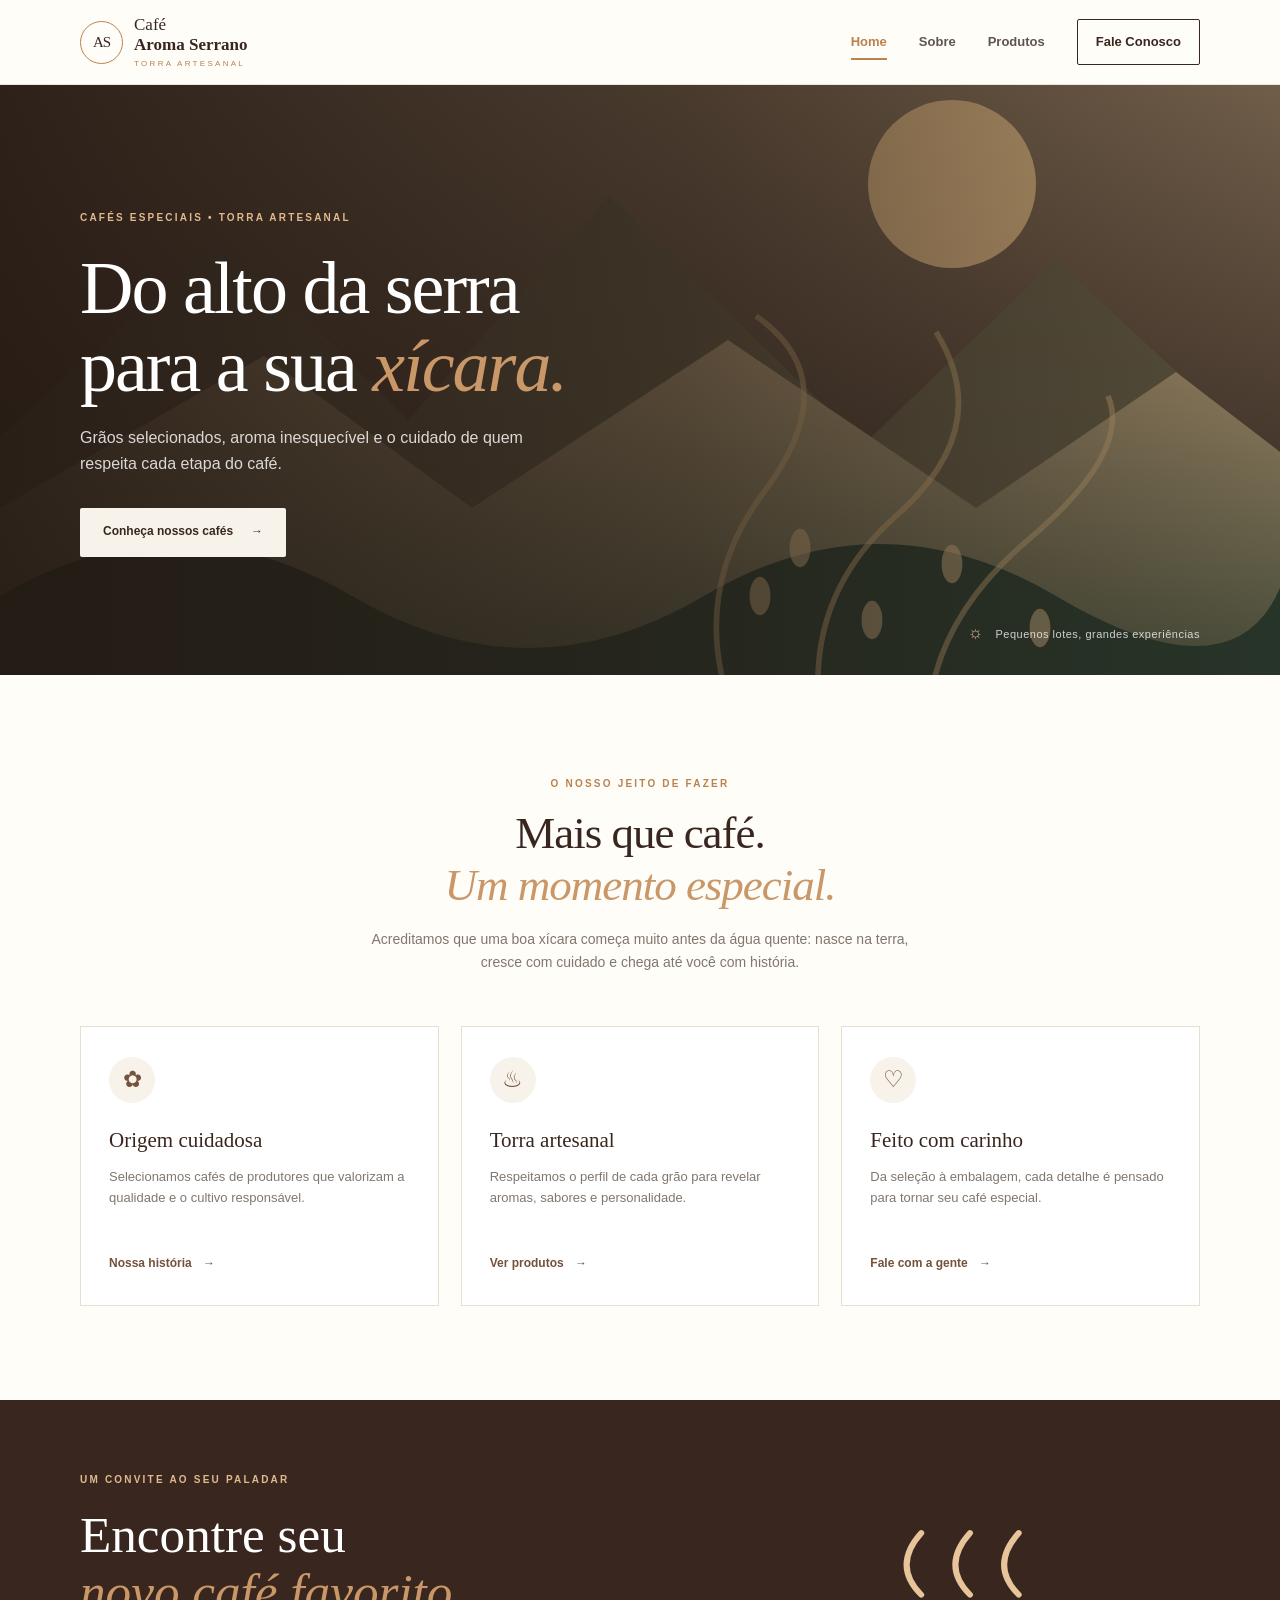
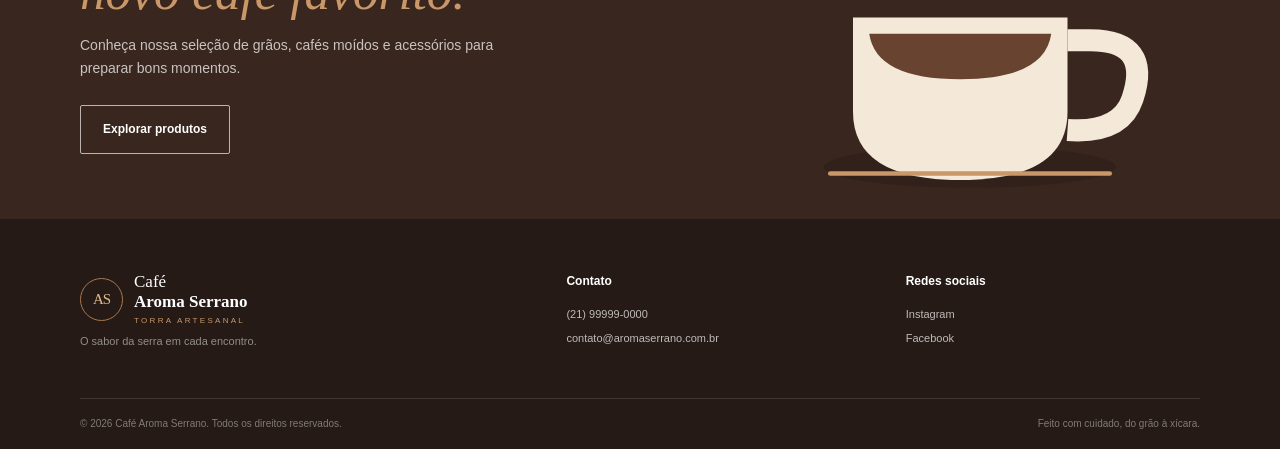
<file: index.html>
<!DOCTYPE html>
<html lang="pt-BR">
<head>
    <meta charset="UTF-8">
    <meta name="viewport" content="width=device-width, initial-scale=1.0">
    <meta name="description" content="Café Aroma Serrano: cafés especiais, selecionados com cuidado direto das montanhas.">
    <title>Café Aroma Serrano | Do alto da serra para sua xícara</title>
    <link rel="stylesheet" href="css/style.css">
    <script src="js/script.js" defer></script>
</head>
<body>
    <header class="site-header">
        <nav class="navbar container" aria-label="Navegação principal">
            <a class="brand" href="index.html" aria-label="Café Aroma Serrano - página inicial">
                <span class="brand-mark">AS</span>
                <span class="brand-name">Café <strong>Aroma Serrano</strong><small>TORRA ARTESANAL</small></span>
            </a>
            <button class="menu-toggle" type="button" aria-label="Abrir menu" aria-expanded="false" aria-controls="menu-principal">
                <span></span><span></span><span></span>
            </button>
            <ul class="nav-links" id="menu-principal">
                <li><a href="index.html">Home</a></li>
                <li><a href="sobre.html">Sobre</a></li>
                <li><a href="produtos.html">Produtos</a></li>
                <li><a href="contato.html" class="nav-cta">Fale Conosco</a></li>
            </ul>
        </nav>
    </header>

    <main>
        <section class="hero">
            <div class="hero-overlay"></div>
            <div class="container hero-content">
                <span class="eyebrow eyebrow-light">CAFÉS ESPECIAIS • TORRA ARTESANAL</span>
                <h1>Do alto da serra<br>para a sua <em>xícara.</em></h1>
                <p>Grãos selecionados, aroma inesquecível e o cuidado de quem respeita cada etapa do café.</p>
                <a class="button button-light" href="produtos.html">Conheça nossos cafés <span aria-hidden="true">→</span></a>
            </div>
            <div class="hero-note"><span>☼</span> Pequenos lotes, grandes experiências</div>
        </section>

        <section class="section container intro-section">
            <div class="section-heading centered">
                <span class="eyebrow">O NOSSO JEITO DE FAZER</span>
                <h2>Mais que café.<br><em>Um momento especial.</em></h2>
                <p>Acreditamos que uma boa xícara começa muito antes da água quente: nasce na terra, cresce com cuidado e chega até você com história.</p>
            </div>
            <div class="feature-grid">
                <article class="feature-card">
                    <div class="feature-icon" aria-hidden="true">✿</div>
                    <h3>Origem cuidadosa</h3>
                    <p>Selecionamos cafés de produtores que valorizam a qualidade e o cultivo responsável.</p>
                    <a class="text-link" href="sobre.html">Nossa história <span>→</span></a>
                </article>
                <article class="feature-card">
                    <div class="feature-icon" aria-hidden="true">♨</div>
                    <h3>Torra artesanal</h3>
                    <p>Respeitamos o perfil de cada grão para revelar aromas, sabores e personalidade.</p>
                    <a class="text-link" href="produtos.html">Ver produtos <span>→</span></a>
                </article>
                <article class="feature-card">
                    <div class="feature-icon" aria-hidden="true">♡</div>
                    <h3>Feito com carinho</h3>
                    <p>Da seleção à embalagem, cada detalhe é pensado para tornar seu café especial.</p>
                    <a class="text-link" href="contato.html">Fale com a gente <span>→</span></a>
                </article>
            </div>
        </section>

        <section class="home-highlight">
            <div class="container highlight-inner">
                <div>
                    <span class="eyebrow eyebrow-light">UM CONVITE AO SEU PALADAR</span>
                    <h2>Encontre seu<br><em>novo café favorito.</em></h2>
                    <p>Conheça nossa seleção de grãos, cafés moídos e acessórios para preparar bons momentos.</p>
                    <a class="button button-outline-light" href="produtos.html">Explorar produtos</a>
                </div>
                <img src="img/cafe-xicara.svg" alt="Ilustração de uma xícara de café recém-preparado">
            </div>
        </section>
    </main>

    <footer class="site-footer">
        <div class="container footer-grid">
            <div class="footer-brand">
                <a class="brand brand-footer" href="index.html">
                    <span class="brand-mark">AS</span>
                    <span class="brand-name">Café <strong>Aroma Serrano</strong><small>TORRA ARTESANAL</small></span>
                </a>
                <p>O sabor da serra em cada encontro.</p>
            </div>
            <div>
                <h3>Contato</h3>
                <p><a href="tel:+5521999990000">(21) 99999-0000</a></p>
                <p><a href="mailto:contato@aromaserrano.com.br">contato@aromaserrano.com.br</a></p>
            </div>
            <div>
                <h3>Redes sociais</h3>
                <p><a href="https://www.instagram.com/" target="_blank" rel="noopener noreferrer">Instagram</a></p>
                <p><a href="https://www.facebook.com/" target="_blank" rel="noopener noreferrer">Facebook</a></p>
            </div>
        </div>
        <div class="container footer-bottom">
            <span>© <span class="current-year">2026</span> Café Aroma Serrano. Todos os direitos reservados.</span>
            <span>Feito com cuidado, do grão à xícara.</span>
        </div>
    </footer>
</body>
</html>
</file>
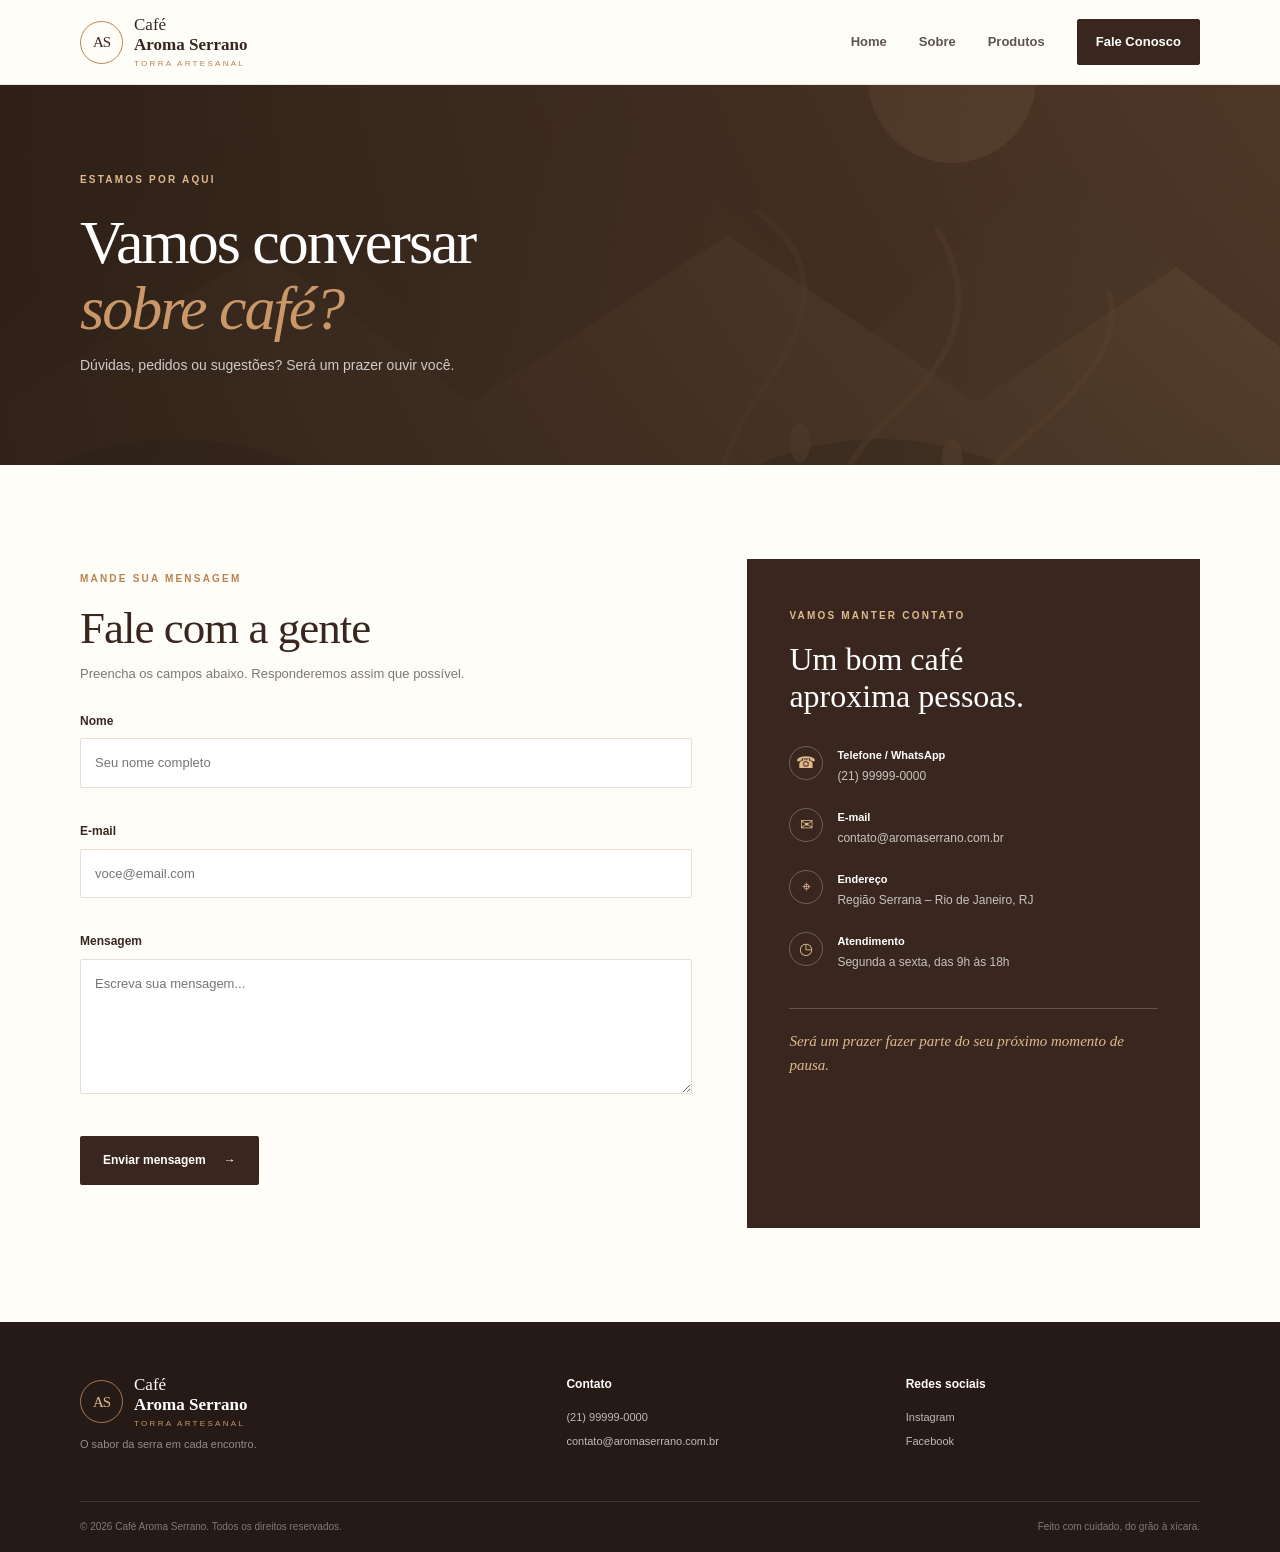
<file: contato.html>
<!DOCTYPE html>
<html lang="pt-BR">
<head>
    <meta charset="UTF-8">
    <meta name="viewport" content="width=device-width, initial-scale=1.0">
    <meta name="description" content="Entre em contato com o Café Aroma Serrano. Estamos prontos para atender você.">
    <title>Fale Conosco | Café Aroma Serrano</title>
    <link rel="stylesheet" href="css/style.css">
    <script src="js/script.js" defer></script>
</head>
<body>
    <header class="site-header">
        <nav class="navbar container" aria-label="Navegação principal">
            <a class="brand" href="index.html" aria-label="Café Aroma Serrano - página inicial">
                <span class="brand-mark">AS</span>
                <span class="brand-name">Café <strong>Aroma Serrano</strong><small>TORRA ARTESANAL</small></span>
            </a>
            <button class="menu-toggle" type="button" aria-label="Abrir menu" aria-expanded="false" aria-controls="menu-principal">
                <span></span><span></span><span></span>
            </button>
            <ul class="nav-links" id="menu-principal">
                <li><a href="index.html">Home</a></li>
                <li><a href="sobre.html">Sobre</a></li>
                <li><a href="produtos.html">Produtos</a></li>
                <li><a href="contato.html" class="nav-cta">Fale Conosco</a></li>
            </ul>
        </nav>
    </header>

    <main>
        <section class="page-banner page-banner-contact">
            <div class="container">
                <span class="eyebrow eyebrow-light">ESTAMOS POR AQUI</span>
                <h1>Vamos conversar<br><em>sobre café?</em></h1>
                <p>Dúvidas, pedidos ou sugestões? Será um prazer ouvir você.</p>
            </div>
        </section>

        <section class="section container contact-layout">
            <div class="contact-form-wrap">
                <span class="eyebrow">MANDE SUA MENSAGEM</span>
                <h2>Fale com a gente</h2>
                <p class="form-intro">Preencha os campos abaixo. Responderemos assim que possível.</p>

                <form id="contact-form" novalidate>
                    <div class="form-field">
                        <label for="nome">Nome</label>
                        <input type="text" id="nome" name="nome" placeholder="Seu nome completo" autocomplete="name" aria-describedby="erro-nome">
                        <small class="field-error" id="erro-nome"></small>
                    </div>
                    <div class="form-field">
                        <label for="email">E-mail</label>
                        <input type="email" id="email" name="email" placeholder="voce@email.com" autocomplete="email" aria-describedby="erro-email">
                        <small class="field-error" id="erro-email"></small>
                    </div>
                    <div class="form-field">
                        <label for="mensagem">Mensagem</label>
                        <textarea id="mensagem" name="mensagem" rows="5" placeholder="Escreva sua mensagem..." aria-describedby="erro-mensagem"></textarea>
                        <small class="field-error" id="erro-mensagem"></small>
                    </div>
                    <button class="button button-primary" type="submit">Enviar mensagem <span aria-hidden="true">→</span></button>
                    <p class="form-feedback" id="form-feedback" role="status" aria-live="polite"></p>
                </form>
            </div>

            <aside class="contact-details">
                <span class="eyebrow eyebrow-light">VAMOS MANTER CONTATO</span>
                <h2>Um bom café<br>aproxima pessoas.</h2>
                <div class="contact-detail">
                    <span class="detail-icon">☎</span>
                    <div><strong>Telefone / WhatsApp</strong><a href="tel:+5521999990000">(21) 99999-0000</a></div>
                </div>
                <div class="contact-detail">
                    <span class="detail-icon">✉</span>
                    <div><strong>E-mail</strong><a href="mailto:contato@aromaserrano.com.br">contato@aromaserrano.com.br</a></div>
                </div>
                <div class="contact-detail">
                    <span class="detail-icon">⌖</span>
                    <div><strong>Endereço</strong><span>Região Serrana – Rio de Janeiro, RJ</span></div>
                </div>
                <div class="contact-detail">
                    <span class="detail-icon">◷</span>
                    <div><strong>Atendimento</strong><span>Segunda a sexta, das 9h às 18h</span></div>
                </div>
                <p class="contact-aside-note">Será um prazer fazer parte do seu próximo momento de pausa.</p>
            </aside>
        </section>
    </main>

    <footer class="site-footer">
        <div class="container footer-grid">
            <div class="footer-brand">
                <a class="brand brand-footer" href="index.html">
                    <span class="brand-mark">AS</span>
                    <span class="brand-name">Café <strong>Aroma Serrano</strong><small>TORRA ARTESANAL</small></span>
                </a>
                <p>O sabor da serra em cada encontro.</p>
            </div>
            <div>
                <h3>Contato</h3>
                <p><a href="tel:+5521999990000">(21) 99999-0000</a></p>
                <p><a href="mailto:contato@aromaserrano.com.br">contato@aromaserrano.com.br</a></p>
            </div>
            <div>
                <h3>Redes sociais</h3>
                <p><a href="https://www.instagram.com/" target="_blank" rel="noopener noreferrer">Instagram</a></p>
                <p><a href="https://www.facebook.com/" target="_blank" rel="noopener noreferrer">Facebook</a></p>
            </div>
        </div>
        <div class="container footer-bottom">
            <span>© <span class="current-year">2026</span> Café Aroma Serrano. Todos os direitos reservados.</span>
            <span>Feito com cuidado, do grão à xícara.</span>
        </div>
    </footer>
</body>
</html>
</file>
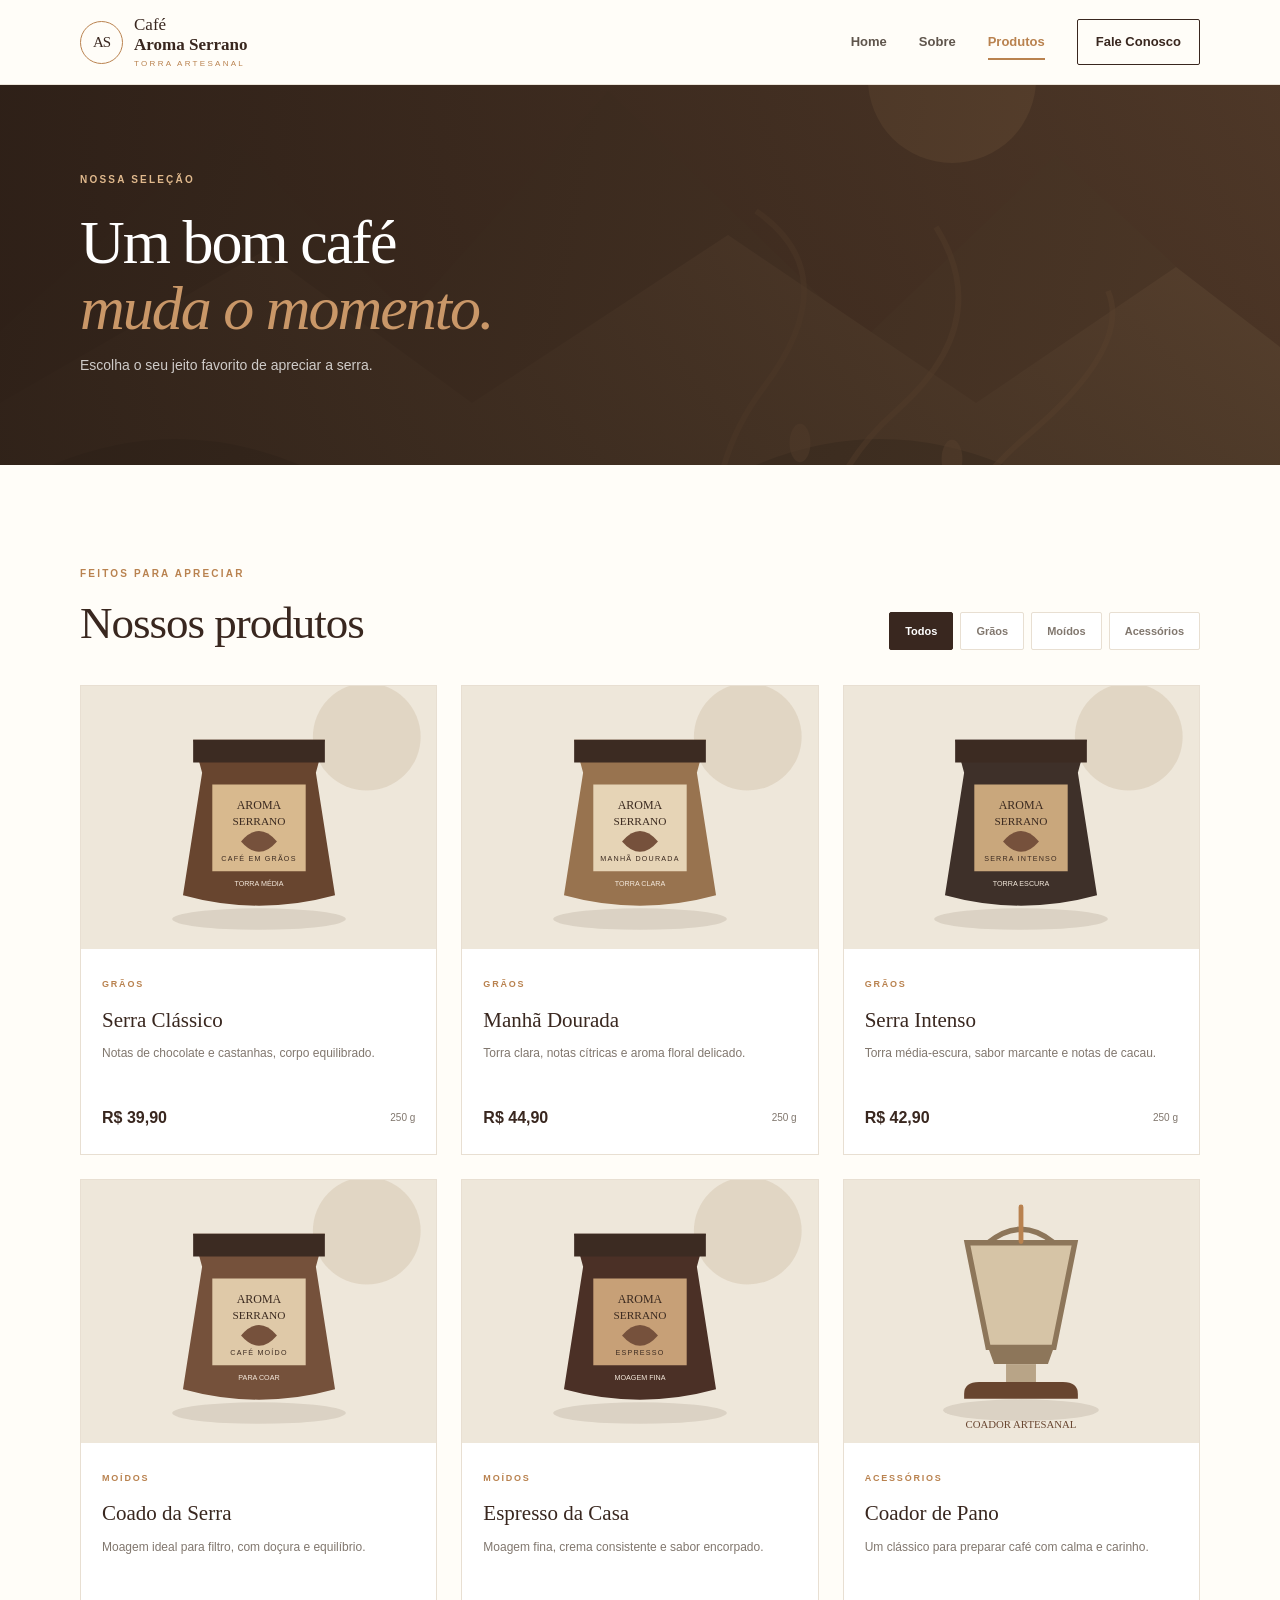
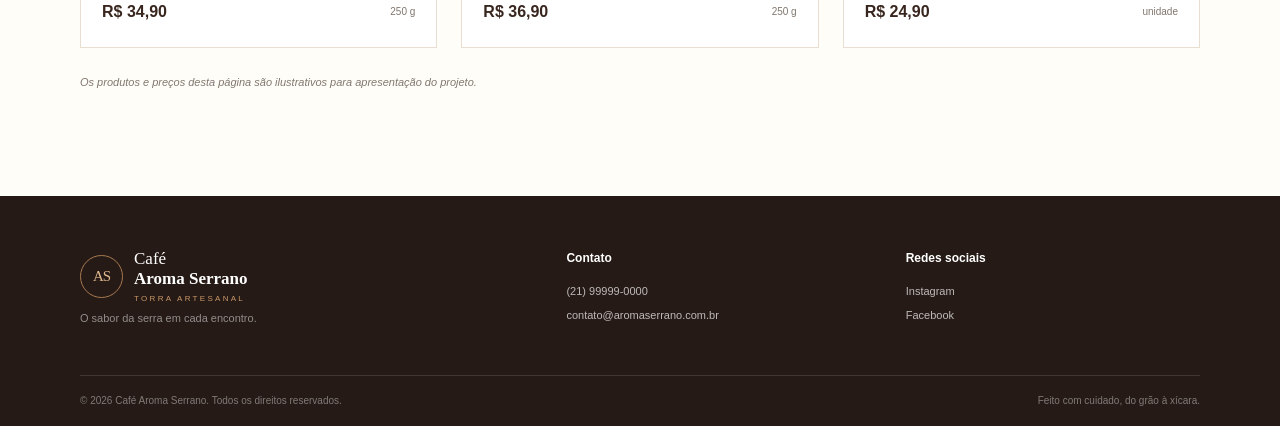
<file: produtos.html>
<!DOCTYPE html>
<html lang="pt-BR">
<head>
    <meta charset="UTF-8">
    <meta name="viewport" content="width=device-width, initial-scale=1.0">
    <meta name="description" content="Conheça os cafés em grãos, moídos e acessórios do Café Aroma Serrano.">
    <title>Produtos | Café Aroma Serrano</title>
    <link rel="stylesheet" href="css/style.css">
    <script src="js/script.js" defer></script>
</head>
<body>
    <header class="site-header">
        <nav class="navbar container" aria-label="Navegação principal">
            <a class="brand" href="index.html" aria-label="Café Aroma Serrano - página inicial">
                <span class="brand-mark">AS</span>
                <span class="brand-name">Café <strong>Aroma Serrano</strong><small>TORRA ARTESANAL</small></span>
            </a>
            <button class="menu-toggle" type="button" aria-label="Abrir menu" aria-expanded="false" aria-controls="menu-principal">
                <span></span><span></span><span></span>
            </button>
            <ul class="nav-links" id="menu-principal">
                <li><a href="index.html">Home</a></li>
                <li><a href="sobre.html">Sobre</a></li>
                <li><a href="produtos.html">Produtos</a></li>
                <li><a href="contato.html" class="nav-cta">Fale Conosco</a></li>
            </ul>
        </nav>
    </header>

    <main>
        <section class="page-banner page-banner-products">
            <div class="container">
                <span class="eyebrow eyebrow-light">NOSSA SELEÇÃO</span>
                <h1>Um bom café<br><em>muda o momento.</em></h1>
                <p>Escolha o seu jeito favorito de apreciar a serra.</p>
            </div>
        </section>

        <section class="section container">
            <div class="products-heading">
                <div>
                    <span class="eyebrow">FEITOS PARA APRECIAR</span>
                    <h2>Nossos produtos</h2>
                </div>
                <div class="filter-group" aria-label="Filtrar produtos por categoria">
                    <button class="filter-button active" type="button" data-filter="todos" aria-pressed="true">Todos</button>
                    <button class="filter-button" type="button" data-filter="graos" aria-pressed="false">Grãos</button>
                    <button class="filter-button" type="button" data-filter="moidos" aria-pressed="false">Moídos</button>
                    <button class="filter-button" type="button" data-filter="acessorios" aria-pressed="false">Acessórios</button>
                </div>
            </div>

            <div class="product-grid">
                <article class="product-card" data-category="graos">
                    <img src="img/produto-graos.svg" alt="Pacote ilustrado de café em grãos">
                    <div class="product-info"><span class="product-category">GRÃOS</span><h3>Serra Clássico</h3><p>Notas de chocolate e castanhas, corpo equilibrado.</p><strong class="price">R$ 39,90 <small>250 g</small></strong></div>
                </article>
                <article class="product-card" data-category="graos">
                    <img src="img/produto-graos-claro.svg" alt="Pacote ilustrado de café em grãos de torra clara">
                    <div class="product-info"><span class="product-category">GRÃOS</span><h3>Manhã Dourada</h3><p>Torra clara, notas cítricas e aroma floral delicado.</p><strong class="price">R$ 44,90 <small>250 g</small></strong></div>
                </article>
                <article class="product-card" data-category="graos">
                    <img src="img/produto-graos-intenso.svg" alt="Pacote ilustrado de café em grãos de torra intensa">
                    <div class="product-info"><span class="product-category">GRÃOS</span><h3>Serra Intenso</h3><p>Torra média-escura, sabor marcante e notas de cacau.</p><strong class="price">R$ 42,90 <small>250 g</small></strong></div>
                </article>
                <article class="product-card" data-category="moidos">
                    <img src="img/produto-moido.svg" alt="Pacote ilustrado de café moído">
                    <div class="product-info"><span class="product-category">MOÍDOS</span><h3>Coado da Serra</h3><p>Moagem ideal para filtro, com doçura e equilíbrio.</p><strong class="price">R$ 34,90 <small>250 g</small></strong></div>
                </article>
                <article class="product-card" data-category="moidos">
                    <img src="img/produto-moido-espresso.svg" alt="Pacote ilustrado de café moído para espresso">
                    <div class="product-info"><span class="product-category">MOÍDOS</span><h3>Espresso da Casa</h3><p>Moagem fina, crema consistente e sabor encorpado.</p><strong class="price">R$ 36,90 <small>250 g</small></strong></div>
                </article>
                <article class="product-card" data-category="acessorios">
                    <img src="img/produto-coador.svg" alt="Ilustração de coador de café reutilizável">
                    <div class="product-info"><span class="product-category">ACESSÓRIOS</span><h3>Coador de Pano</h3><p>Um clássico para preparar café com calma e carinho.</p><strong class="price">R$ 24,90 <small>unidade</small></strong></div>
                </article>
            </div>
            <p class="catalog-note">Os produtos e preços desta página são ilustrativos para apresentação do projeto.</p>
        </section>
    </main>

    <footer class="site-footer">
        <div class="container footer-grid">
            <div class="footer-brand">
                <a class="brand brand-footer" href="index.html">
                    <span class="brand-mark">AS</span>
                    <span class="brand-name">Café <strong>Aroma Serrano</strong><small>TORRA ARTESANAL</small></span>
                </a>
                <p>O sabor da serra em cada encontro.</p>
            </div>
            <div>
                <h3>Contato</h3>
                <p><a href="tel:+5521999990000">(21) 99999-0000</a></p>
                <p><a href="mailto:contato@aromaserrano.com.br">contato@aromaserrano.com.br</a></p>
            </div>
            <div>
                <h3>Redes sociais</h3>
                <p><a href="https://www.instagram.com/" target="_blank" rel="noopener noreferrer">Instagram</a></p>
                <p><a href="https://www.facebook.com/" target="_blank" rel="noopener noreferrer">Facebook</a></p>
            </div>
        </div>
        <div class="container footer-bottom">
            <span>© <span class="current-year">2026</span> Café Aroma Serrano. Todos os direitos reservados.</span>
            <span>Feito com cuidado, do grão à xícara.</span>
        </div>
    </footer>
</body>
</html>
</file>
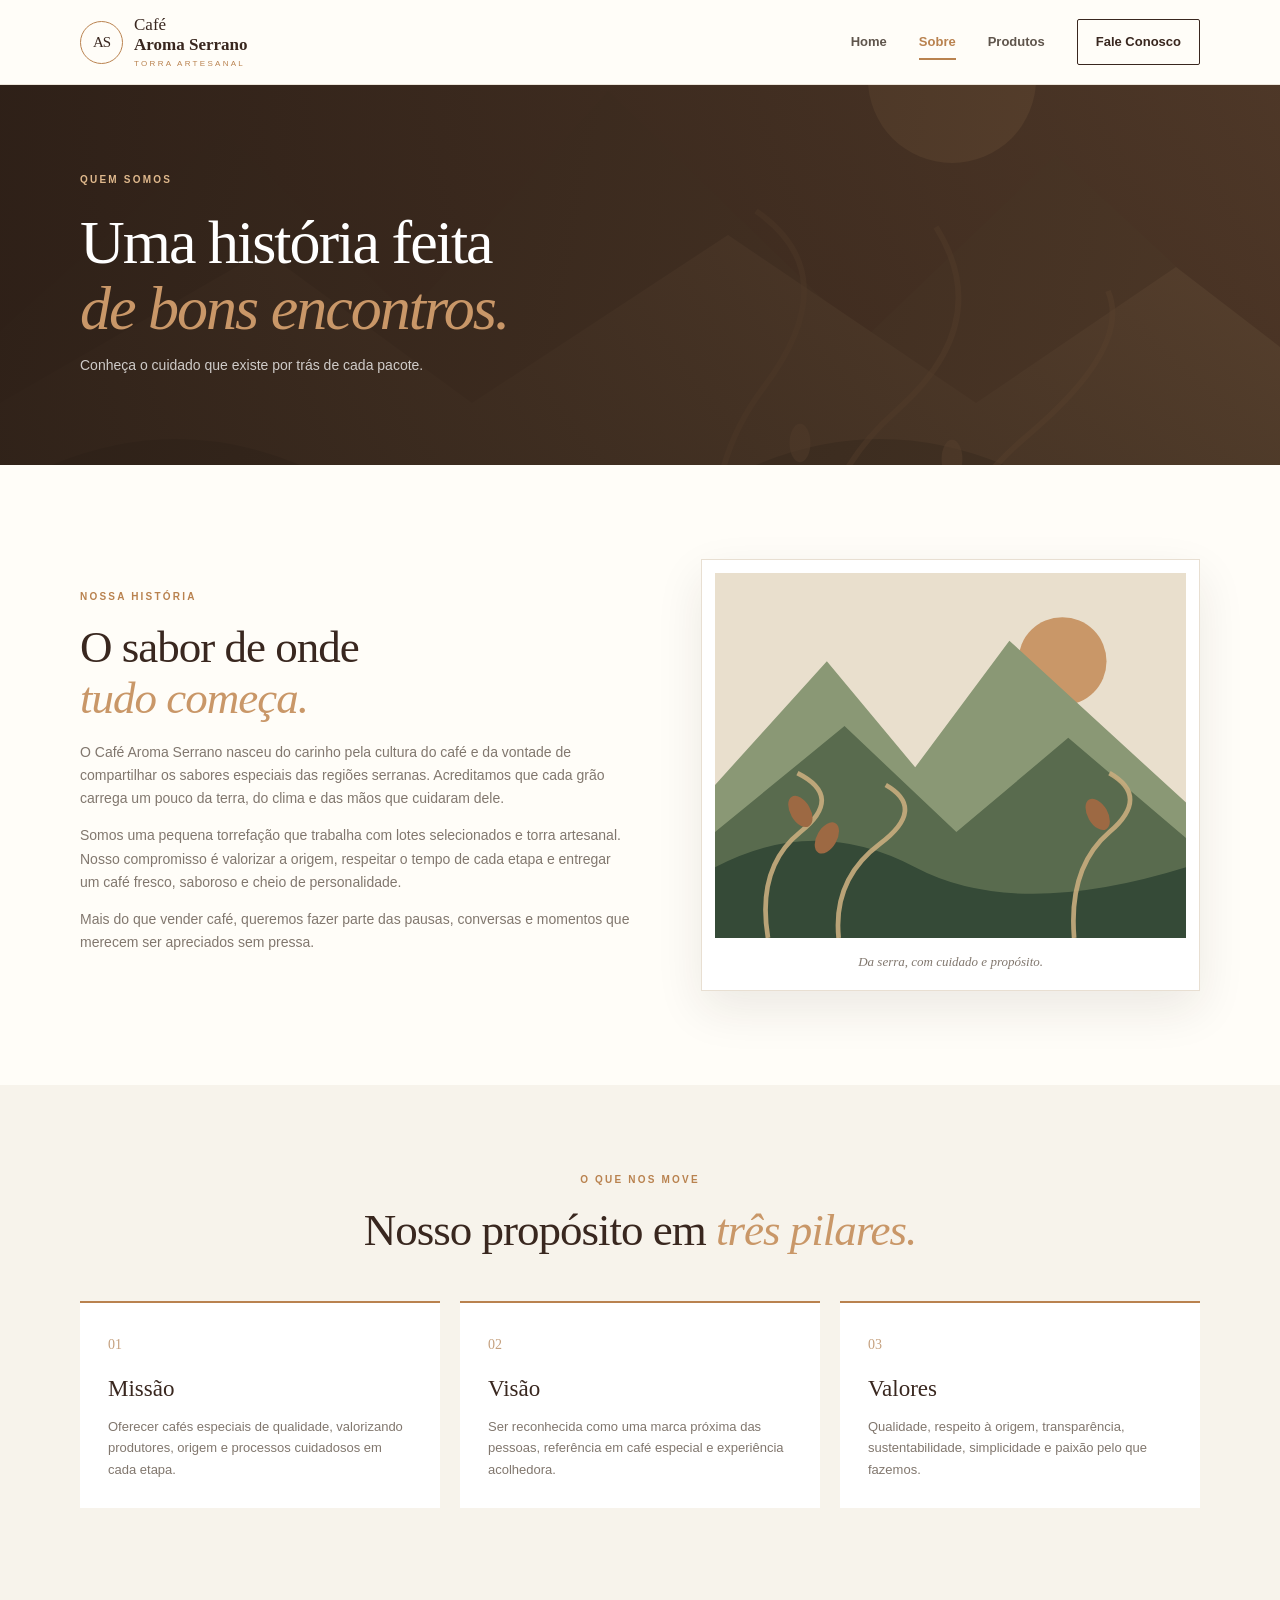
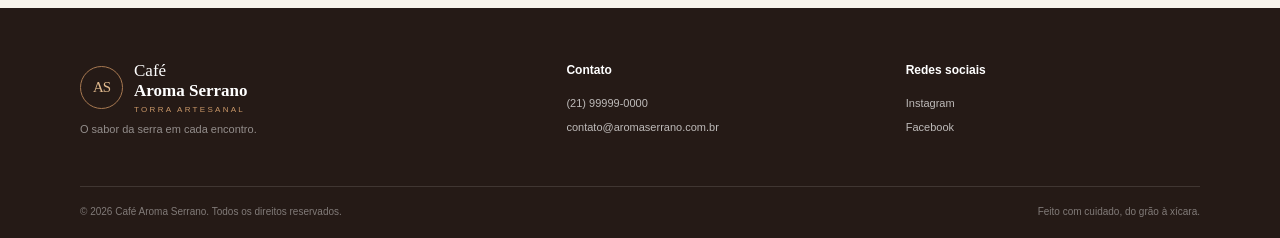
<file: sobre.html>
<!DOCTYPE html>
<html lang="pt-BR">
<head>
    <meta charset="UTF-8">
    <meta name="viewport" content="width=device-width, initial-scale=1.0">
    <meta name="description" content="Conheça a história, a missão e os valores do Café Aroma Serrano.">
    <title>Sobre | Café Aroma Serrano</title>
    <link rel="stylesheet" href="css/style.css">
    <script src="js/script.js" defer></script>
</head>
<body>
    <header class="site-header">
        <nav class="navbar container" aria-label="Navegação principal">
            <a class="brand" href="index.html" aria-label="Café Aroma Serrano - página inicial">
                <span class="brand-mark">AS</span>
                <span class="brand-name">Café <strong>Aroma Serrano</strong><small>TORRA ARTESANAL</small></span>
            </a>
            <button class="menu-toggle" type="button" aria-label="Abrir menu" aria-expanded="false" aria-controls="menu-principal">
                <span></span><span></span><span></span>
            </button>
            <ul class="nav-links" id="menu-principal">
                <li><a href="index.html">Home</a></li>
                <li><a href="sobre.html">Sobre</a></li>
                <li><a href="produtos.html">Produtos</a></li>
                <li><a href="contato.html" class="nav-cta">Fale Conosco</a></li>
            </ul>
        </nav>
    </header>

    <main>
        <section class="page-banner">
            <div class="container">
                <span class="eyebrow eyebrow-light">QUEM SOMOS</span>
                <h1>Uma história feita<br><em>de bons encontros.</em></h1>
                <p>Conheça o cuidado que existe por trás de cada pacote.</p>
            </div>
        </section>

        <section class="section container story-grid">
            <div class="story-copy">
                <span class="eyebrow">NOSSA HISTÓRIA</span>
                <h2>O sabor de onde<br><em>tudo começa.</em></h2>
                <p>O Café Aroma Serrano nasceu do carinho pela cultura do café e da vontade de compartilhar os sabores especiais das regiões serranas. Acreditamos que cada grão carrega um pouco da terra, do clima e das mãos que cuidaram dele.</p>
                <p>Somos uma pequena torrefação que trabalha com lotes selecionados e torra artesanal. Nosso compromisso é valorizar a origem, respeitar o tempo de cada etapa e entregar um café fresco, saboroso e cheio de personalidade.</p>
                <p>Mais do que vender café, queremos fazer parte das pausas, conversas e momentos que merecem ser apreciados sem pressa.</p>
            </div>
            <div class="story-image">
                <img src="img/serra-cafe.svg" alt="Ilustração de montanhas, cafezal e sol nascente">
                <span class="image-caption">Da serra, com cuidado e propósito.</span>
            </div>
        </section>

        <section class="values-section">
            <div class="container">
                <div class="section-heading centered">
                    <span class="eyebrow">O QUE NOS MOVE</span>
                    <h2>Nosso propósito em <em>três pilares.</em></h2>
                </div>
                <div class="values-grid">
                    <article class="value-card">
                        <span class="value-number">01</span>
                        <h3>Missão</h3>
                        <p>Oferecer cafés especiais de qualidade, valorizando produtores, origem e processos cuidadosos em cada etapa.</p>
                    </article>
                    <article class="value-card">
                        <span class="value-number">02</span>
                        <h3>Visão</h3>
                        <p>Ser reconhecida como uma marca próxima das pessoas, referência em café especial e experiência acolhedora.</p>
                    </article>
                    <article class="value-card">
                        <span class="value-number">03</span>
                        <h3>Valores</h3>
                        <p>Qualidade, respeito à origem, transparência, sustentabilidade, simplicidade e paixão pelo que fazemos.</p>
                    </article>
                </div>
            </div>
        </section>
    </main>

    <footer class="site-footer">
        <div class="container footer-grid">
            <div class="footer-brand">
                <a class="brand brand-footer" href="index.html">
                    <span class="brand-mark">AS</span>
                    <span class="brand-name">Café <strong>Aroma Serrano</strong><small>TORRA ARTESANAL</small></span>
                </a>
                <p>O sabor da serra em cada encontro.</p>
            </div>
            <div>
                <h3>Contato</h3>
                <p><a href="tel:+5521999990000">(21) 99999-0000</a></p>
                <p><a href="mailto:contato@aromaserrano.com.br">contato@aromaserrano.com.br</a></p>
            </div>
            <div>
                <h3>Redes sociais</h3>
                <p><a href="https://www.instagram.com/" target="_blank" rel="noopener noreferrer">Instagram</a></p>
                <p><a href="https://www.facebook.com/" target="_blank" rel="noopener noreferrer">Facebook</a></p>
            </div>
        </div>
        <div class="container footer-bottom">
            <span>© <span class="current-year">2026</span> Café Aroma Serrano. Todos os direitos reservados.</span>
            <span>Feito com cuidado, do grão à xícara.</span>
        </div>
    </footer>
</body>
</html>
</file>
<file: css/style.css>
/* Café Aroma Serrano - estilos compartilhados */
:root {
    --coffee: #39271f;
    --coffee-dark: #251a16;
    --coffee-mid: #76513c;
    --caramel: #b9824f;
    --cream: #f7f3eb;
    --paper: #fffdf8;
    --sage: #737b5b;
    --text: #40362f;
    --muted: #81776e;
    --border: #e8dfd2;
    --shadow: 0 18px 45px rgba(48, 33, 24, 0.09);
}

* { box-sizing: border-box; }
html { scroll-behavior: smooth; }
body {
    margin: 0;
    color: var(--text);
    background: var(--paper);
    font-family: "Segoe UI", Arial, sans-serif;
    line-height: 1.65;
}
img { display: block; max-width: 100%; }
a { color: inherit; text-decoration: none; }
button, input, textarea { font: inherit; }
.container { width: min(1120px, calc(100% - 48px)); margin-inline: auto; }

.site-header {
    position: sticky;
    top: 0;
    z-index: 20;
    background: rgba(255, 253, 248, 0.97);
    border-bottom: 1px solid rgba(232, 223, 210, 0.8);
    backdrop-filter: blur(12px);
}
.navbar { min-height: 84px; display: flex; align-items: center; justify-content: space-between; gap: 30px; }
.brand { display: inline-flex; align-items: center; gap: 11px; color: var(--coffee); }
.brand-mark {
    width: 43px; height: 43px; display: grid; place-items: center;
    border: 1px solid var(--caramel); border-radius: 50%;
    color: var(--coffee); font-family: Georgia, serif; font-size: 15px; letter-spacing: -1px;
}
.brand-name { display: flex; flex-direction: column; font-family: Georgia, serif; font-size: 17px; line-height: 1.15; }
.brand-name strong { font-weight: 700; }
.brand-name small { margin-top: 5px; color: var(--caramel); font-family: "Segoe UI", Arial, sans-serif; font-size: 8px; letter-spacing: 2.3px; }
.nav-links { display: flex; align-items: center; gap: 32px; margin: 0; padding: 0; list-style: none; }
.nav-links a { position: relative; display: inline-block; padding: 10px 0; color: #5f554c; font-size: 13px; font-weight: 600; transition: color .2s; }
.nav-links a:hover, .nav-links a.active { color: var(--caramel); }
.nav-links a.active:not(.nav-cta)::after {
    position: absolute; right: 0; bottom: 3px; left: 0; height: 2px;
    background: var(--caramel); content: "";
}
.nav-links .nav-cta { padding: 11px 18px; border: 1px solid var(--coffee); border-radius: 2px; color: var(--coffee); }
.nav-links .nav-cta:hover, .nav-links .nav-cta.active { color: white; background: var(--coffee); }
.menu-toggle { display: none; width: 42px; height: 42px; padding: 10px; border: 1px solid var(--border); border-radius: 3px; background: transparent; cursor: pointer; }
.menu-toggle span { display: block; height: 2px; margin: 4px 0; background: var(--coffee); }

.hero {
    position: relative; min-height: 590px; display: flex; align-items: center; overflow: hidden;
    color: white; background: #3b2a20 url("../img/hero-cafe.svg") center/cover no-repeat;
}
.hero-overlay { position: absolute; inset: 0; background: linear-gradient(90deg, rgba(35, 24, 18, .88), rgba(35, 24, 18, .54) 54%, rgba(35, 24, 18, .08)); }
.hero-content { position: relative; z-index: 1; padding-block: 90px; }
.eyebrow { display: inline-block; color: var(--caramel); font-size: 10px; font-weight: 800; letter-spacing: 2.2px; }
.eyebrow-light { color: #e0b98d; }
.hero h1, .page-banner h1 { margin: 19px 0; font-family: Georgia, "Times New Roman", serif; font-size: clamp(45px, 6vw, 74px); font-weight: 400; line-height: 1.06; letter-spacing: -2px; }
h1 em, h2 em { color: #c99768; font-weight: 400; }
.hero-content > p { max-width: 480px; margin: 0 0 30px; color: rgba(255,255,255,.82); font-size: 16px; }
.button { display: inline-flex; align-items: center; justify-content: center; gap: 18px; min-height: 49px; padding: 0 22px; border: 1px solid transparent; border-radius: 2px; font-size: 12px; font-weight: 700; cursor: pointer; transition: transform .2s, background .2s; }
.button:hover { transform: translateY(-2px); }
.button-light { color: var(--coffee); background: var(--cream); }
.button-primary { color: white; background: var(--coffee); }
.button-primary:hover { background: var(--coffee-mid); }
.button-outline-light { border-color: rgba(255,255,255,.65); color: white; background: transparent; }
.button-outline-light:hover { background: rgba(255,255,255,.12); }
.hero-note { position: absolute; right: max(24px, calc((100% - 1120px)/2)); bottom: 28px; color: rgba(255,255,255,.78); font-size: 11px; letter-spacing: .5px; }
.hero-note span { margin-right: 8px; color: #e0b98d; font-size: 17px; }

.section { padding-block: 94px; }
.section-heading { max-width: 650px; }
.section-heading.centered { margin-inline: auto; text-align: center; }
.section-heading h2, .story-copy h2, .products-heading h2, .contact-form-wrap h2 {
    margin: 13px 0 16px; color: var(--coffee); font-family: Georgia, serif;
    font-size: clamp(32px, 4vw, 45px); font-weight: 400; line-height: 1.15; letter-spacing: -1px;
}
.section-heading p { max-width: 570px; margin: 0 auto; color: var(--muted); font-size: 14px; }
.feature-grid { display: grid; grid-template-columns: repeat(3, 1fr); gap: 22px; margin-top: 52px; }
.feature-card { min-height: 260px; padding: 30px 28px; border: 1px solid var(--border); background: white; transition: transform .25s, box-shadow .25s; }
.feature-card:hover { transform: translateY(-5px); box-shadow: var(--shadow); }
.feature-icon { display: grid; width: 46px; height: 46px; place-items: center; border-radius: 50%; color: var(--coffee-mid); background: var(--cream); font-size: 23px; }
.feature-card h3 { margin: 20px 0 8px; color: var(--coffee); font-family: Georgia, serif; font-size: 21px; font-weight: 500; }
.feature-card p { min-height: 66px; margin: 0 0 17px; color: var(--muted); font-size: 13px; }
.text-link { color: var(--coffee-mid); font-size: 12px; font-weight: 800; }
.text-link span { margin-left: 8px; }
.home-highlight { overflow: hidden; color: white; background: var(--coffee); }
.highlight-inner { min-height: 390px; display: flex; align-items: center; justify-content: space-between; gap: 40px; }
.highlight-inner > div { max-width: 500px; padding-block: 65px; }
.highlight-inner h2 { margin: 14px 0; font-family: Georgia, serif; font-size: clamp(37px, 4vw, 52px); font-weight: 400; line-height: 1.12; }
.highlight-inner p { max-width: 430px; margin-bottom: 25px; color: rgba(255,255,255,.72); font-size: 14px; }
.highlight-inner img { width: min(40%, 390px); align-self: flex-end; margin-right: 35px; }

.page-banner { padding-block: 80px 88px; color: white; background: linear-gradient(105deg, rgba(44,30,22,.96), rgba(75,51,35,.83)), url("../img/hero-cafe.svg") center/cover; }
.page-banner h1 { margin-bottom: 12px; font-size: clamp(42px, 5vw, 62px); }
.page-banner p { margin: 0; color: rgba(255,255,255,.76); font-size: 14px; }
.story-grid { display: grid; grid-template-columns: 1.05fr .95fr; align-items: center; gap: 70px; }
.story-copy p { color: var(--muted); font-size: 14px; }
.story-image { padding: 13px; border: 1px solid var(--border); background: white; box-shadow: var(--shadow); }
.story-image img { width: 100%; }
.image-caption { display: block; padding: 13px 10px 5px; color: var(--muted); font-family: Georgia, serif; font-size: 13px; font-style: italic; text-align: center; }
.values-section { padding-block: 80px 100px; background: var(--cream); }
.values-grid { display: grid; grid-template-columns: repeat(3, 1fr); gap: 20px; margin-top: 45px; }
.value-card { padding: 28px; border-top: 2px solid var(--caramel); background: white; }
.value-number { color: #c5a17f; font-family: Georgia, serif; font-size: 14px; }
.value-card h3 { margin: 12px 0 8px; color: var(--coffee); font-family: Georgia, serif; font-size: 23px; font-weight: 500; }
.value-card p { margin: 0; color: var(--muted); font-size: 13px; }

.products-heading { display: flex; align-items: end; justify-content: space-between; gap: 25px; margin-bottom: 35px; }
.products-heading h2 { margin-bottom: 0; }
.filter-group { display: flex; flex-wrap: wrap; gap: 7px; }
.filter-button { padding: 9px 15px; border: 1px solid var(--border); border-radius: 2px; color: var(--muted); background: white; font-size: 11px; font-weight: 700; cursor: pointer; }
.filter-button:hover, .filter-button.active { border-color: var(--coffee); color: white; background: var(--coffee); }
.product-grid { display: grid; grid-template-columns: repeat(3, 1fr); gap: 24px; }
.product-card { overflow: hidden; border: 1px solid var(--border); background: white; transition: transform .2s, box-shadow .2s; }
.product-card:hover { transform: translateY(-4px); box-shadow: var(--shadow); }
.product-card[hidden] { display: none; }
.product-card > img { width: 100%; aspect-ratio: 1.35 / 1; object-fit: cover; background: var(--cream); }
.product-info { padding: 20px 21px 22px; }
.product-category { color: var(--caramel); font-size: 9px; font-weight: 800; letter-spacing: 1.8px; }
.product-info h3 { margin: 7px 0; color: var(--coffee); font-family: Georgia, serif; font-size: 21px; font-weight: 500; }
.product-info p { min-height: 44px; margin: 0 0 17px; color: var(--muted); font-size: 12px; }
.price { display: flex; align-items: center; justify-content: space-between; color: var(--coffee); font-size: 16px; }
.price small { color: var(--muted); font-size: 10px; font-weight: 500; }
.catalog-note { margin-top: 25px; color: var(--muted); font-size: 11px; font-style: italic; }

.contact-layout { display: grid; grid-template-columns: 1.15fr .85fr; gap: 55px; align-items: stretch; }
.contact-form-wrap { padding: 5px 0; }
.contact-form-wrap h2 { margin-bottom: 8px; }
.form-intro { margin: 0 0 27px; color: var(--muted); font-size: 13px; }
.form-field { margin-bottom: 17px; }
.form-field label { display: block; margin-bottom: 7px; color: var(--coffee); font-size: 12px; font-weight: 700; }
.form-field input, .form-field textarea { width: 100%; padding: 13px 14px; border: 1px solid var(--border); border-radius: 2px; outline: none; color: var(--text); background: white; font-size: 13px; transition: border .2s, box-shadow .2s; }
.form-field input:focus, .form-field textarea:focus { border-color: var(--caramel); box-shadow: 0 0 0 3px rgba(185,130,79,.12); }
.form-field textarea { resize: vertical; }
.form-field .input-error { border-color: #bd5147; }
.field-error { display: block; min-height: 17px; padding-top: 3px; color: #b23e35; font-size: 11px; }
.form-feedback { min-height: 24px; margin: 14px 0 0; font-size: 12px; font-weight: 700; }
.feedback-error { color: #b23e35; }
.feedback-success { color: #39734c; }
.contact-details { padding: 42px; color: white; background: var(--coffee); }
.contact-details h2 { margin: 14px 0 31px; font-family: Georgia, serif; font-size: 32px; font-weight: 400; line-height: 1.15; }
.contact-detail { display: flex; align-items: flex-start; gap: 14px; margin: 21px 0; }
.detail-icon { display: grid; width: 34px; height: 34px; flex: 0 0 34px; place-items: center; border: 1px solid rgba(255,255,255,.25); border-radius: 50%; color: #e0b98d; }
.contact-detail div { display: flex; flex-direction: column; gap: 3px; }
.contact-detail strong { font-size: 11px; }
.contact-detail a, .contact-detail div span { color: rgba(255,255,255,.72); font-size: 12px; overflow-wrap: anywhere; }
.contact-aside-note { margin-top: 35px; padding-top: 20px; border-top: 1px solid rgba(255,255,255,.2); color: #e0b98d; font-family: Georgia, serif; font-size: 15px; font-style: italic; }

.site-footer { padding-top: 53px; color: rgba(255,255,255,.7); background: var(--coffee-dark); }
.footer-grid { display: grid; grid-template-columns: 1.5fr 1fr 1fr; gap: 45px; padding-bottom: 42px; }
.brand-footer { color: white; }
.brand-footer .brand-mark { border-color: #a87951; color: #e0b98d; }
.brand-footer .brand-name small { color: #c99768; }
.footer-brand > p { margin: 14px 0 0; color: rgba(255,255,255,.5); font-size: 12px; }
.footer-grid h3 { margin: 0 0 13px; color: white; font-size: 12px; }
.footer-grid p { margin: 6px 0; font-size: 11px; }
.footer-grid a:hover { color: #e0b98d; }
.footer-bottom { display: flex; justify-content: space-between; gap: 20px; padding-block: 17px; border-top: 1px solid rgba(255,255,255,.12); color: rgba(255,255,255,.42); font-size: 10px; }

@media (max-width: 767px) {
    .container { width: min(100% - 36px, 560px); }
    .navbar { min-height: 72px; }
    .menu-toggle { display: block; }
    .nav-links {
        position: absolute; top: 71px; right: 0; left: 0; display: none; flex-direction: column;
        align-items: stretch; gap: 3px; padding: 15px 24px 20px; border-bottom: 1px solid var(--border);
        background: var(--paper); box-shadow: 0 15px 20px rgba(0,0,0,.07);
    }
    .nav-links.is-open { display: flex; }
    .nav-links a { display: block; padding: 11px 4px; }
    .nav-links a.active:not(.nav-cta)::after { right: auto; width: 35px; }
    .nav-links .nav-cta { margin-top: 5px; text-align: center; }
    .hero { min-height: 540px; background-position: 58% center; }
    .hero-overlay { background: linear-gradient(90deg, rgba(35,24,18,.9), rgba(35,24,18,.55)); }
    .hero-content { padding-block: 75px; }
    .hero h1 { font-size: clamp(43px, 12vw, 62px); }
    .hero-content > p { max-width: 390px; font-size: 14px; }
    .hero-note { right: 18px; bottom: 17px; font-size: 9px; }
    .section { padding-block: 66px; }
    .feature-grid, .values-grid, .product-grid { grid-template-columns: 1fr; }
    .feature-card { min-height: auto; }
    .feature-card p { min-height: auto; }
    .highlight-inner { min-height: auto; flex-direction: column; align-items: flex-start; gap: 0; }
    .highlight-inner > div { padding-top: 60px; padding-bottom: 10px; }
    .highlight-inner img { width: min(75%, 300px); align-self: center; margin: 0; }
    .page-banner { padding-block: 65px; }
    .story-grid { grid-template-columns: 1fr; gap: 35px; }
    .values-section { padding-block: 65px; }
    .values-grid { gap: 13px; }
    .products-heading { align-items: flex-start; flex-direction: column; }
    .filter-group { gap: 6px; }
    .filter-button { padding: 8px 12px; }
    .product-grid { grid-template-columns: repeat(2, minmax(0, 1fr)); gap: 13px; }
    .product-info { padding: 15px; }
    .product-info h3 { font-size: 17px; }
    .product-info p { min-height: 68px; font-size: 11px; }
    .price { font-size: 14px; }
    .contact-layout { grid-template-columns: 1fr; gap: 35px; }
    .contact-details { padding: 30px 25px; }
    .footer-grid { grid-template-columns: 1fr 1fr; gap: 28px 18px; }
    .footer-brand { grid-column: 1 / -1; }
    .footer-bottom { flex-direction: column; gap: 5px; }
}
@media (max-width: 420px) {
    .product-grid { grid-template-columns: 1fr; }
    .product-info p { min-height: auto; }
    .brand-name { font-size: 15px; }
}
</file>
